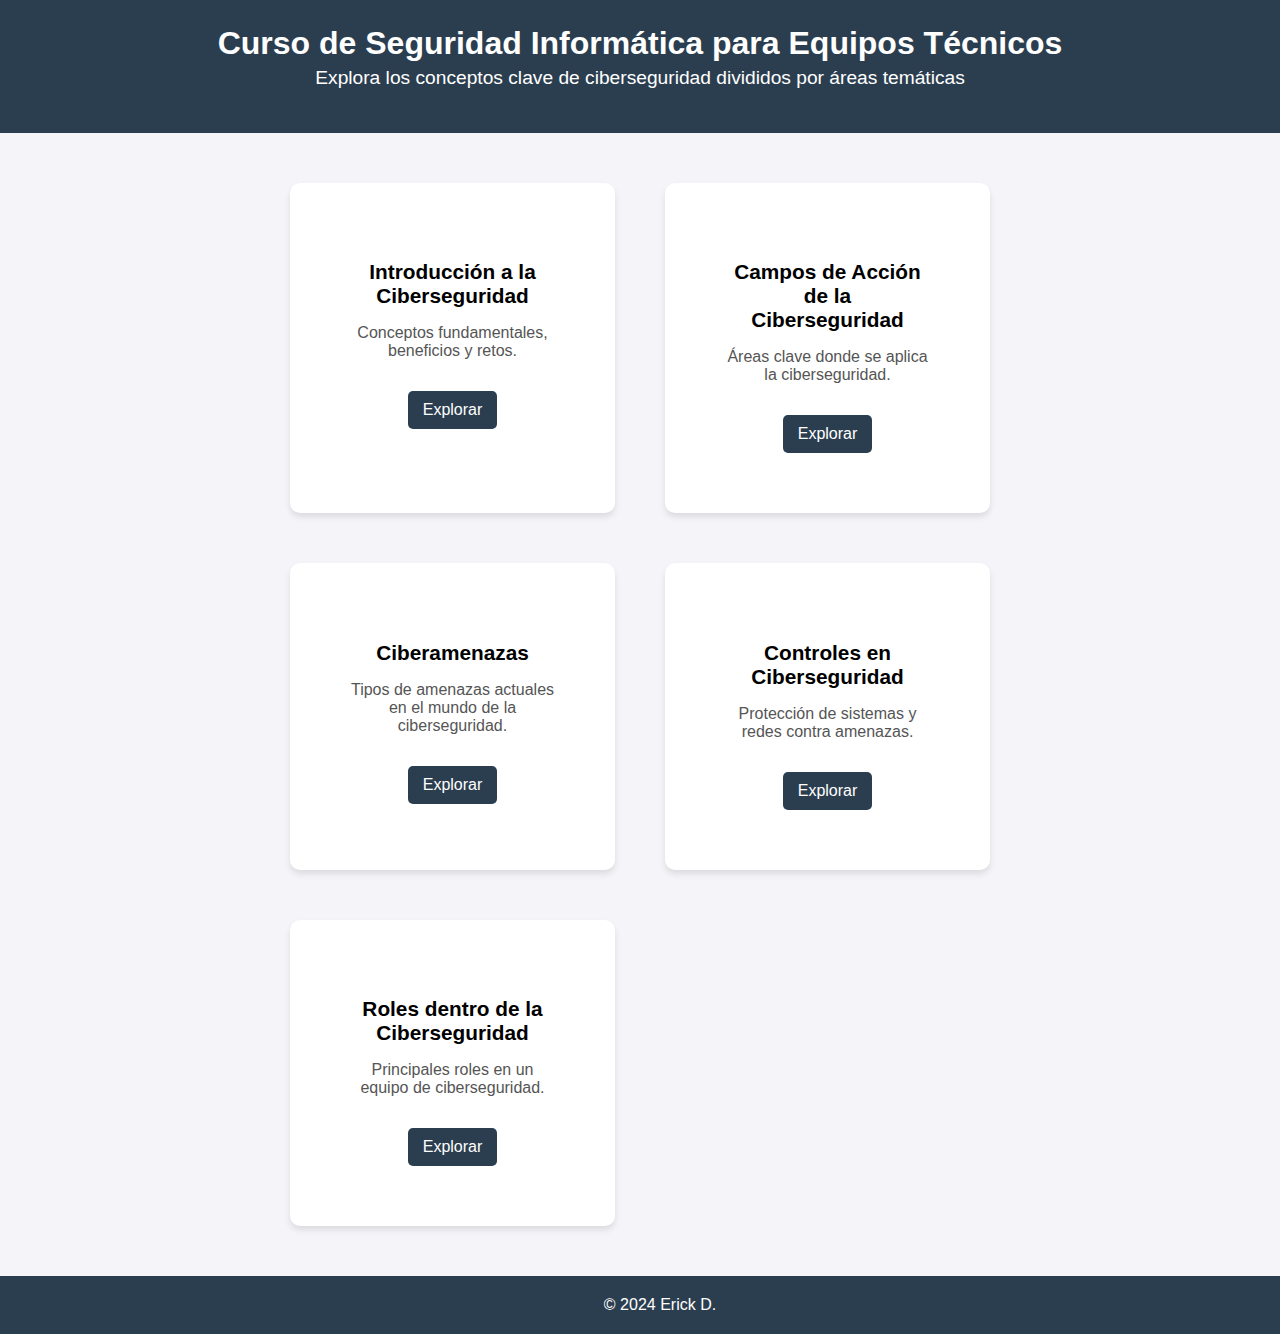
<file: index.html>
<!DOCTYPE html>
<html lang="es">
<head>
    <meta charset="UTF-8">
    <meta name="viewport" content="width=device-width, initial-scale=1.0">
    <title>Dashboard de Ciberseguridad</title>
    <link rel="stylesheet" href="styles.css">
</head>
<body>

    <!-- Encabezado Principal -->
    <header>
        <h1>Curso de Seguridad Informática para Equipos Técnicos</h1>
        <p>Explora los conceptos clave de ciberseguridad divididos por áreas temáticas</p>
    </header>

    <!-- Contenedor Principal del Dashboard -->
    <div class="dashboard-container">

        <!-- Tarjeta de Introducción a la Ciberseguridad -->
        <div class="card">
            <h2>Introducción a la Ciberseguridad</h2>
            <p>Conceptos fundamentales, beneficios y retos.</p>
            <a href="intro/index.html" class="btn">Explorar</a>
        </div>

        <!-- Tarjeta de Campos de Acción de la Ciberseguridad -->
        <div class="card">
            <h2>Campos de Acción de la Ciberseguridad</h2>
            <p>Áreas clave donde se aplica la ciberseguridad.</p>
            <a href="campos/index.html" class="btn">Explorar</a>
        </div>

        <!-- Tarjeta de Ciberamenazas -->
        <div class="card">
            <h2>Ciberamenazas</h2>
            <p>Tipos de amenazas actuales en el mundo de la ciberseguridad.</p>
            <a href="ciberamenazas/index.html" class="btn">Explorar</a>
        </div>

        <!-- Tarjeta de Controles en Ciberseguridad -->
        <div class="card">
            <h2>Controles en Ciberseguridad</h2>
            <p>Protección de sistemas y redes contra amenazas.</p>
            <a href="controles/index.html" class="btn">Explorar</a>
        </div>

        <!-- Tarjeta de Roles en Ciberseguridad -->
        <div class="card">
            <h2>Roles dentro de la Ciberseguridad</h2>
            <p>Principales roles en un equipo de ciberseguridad.</p>
            <a href="roles/index.html" class="btn">Explorar</a>
        </div>
       
    </div>

    <!-- JavaScript para la Interactividad -->
    <script src="script.js"></script>

    <!-- Footer -->
<footer>
    <p>&copy; 2024 Erick D.</p>
</footer>


</body>
</html>
</file>
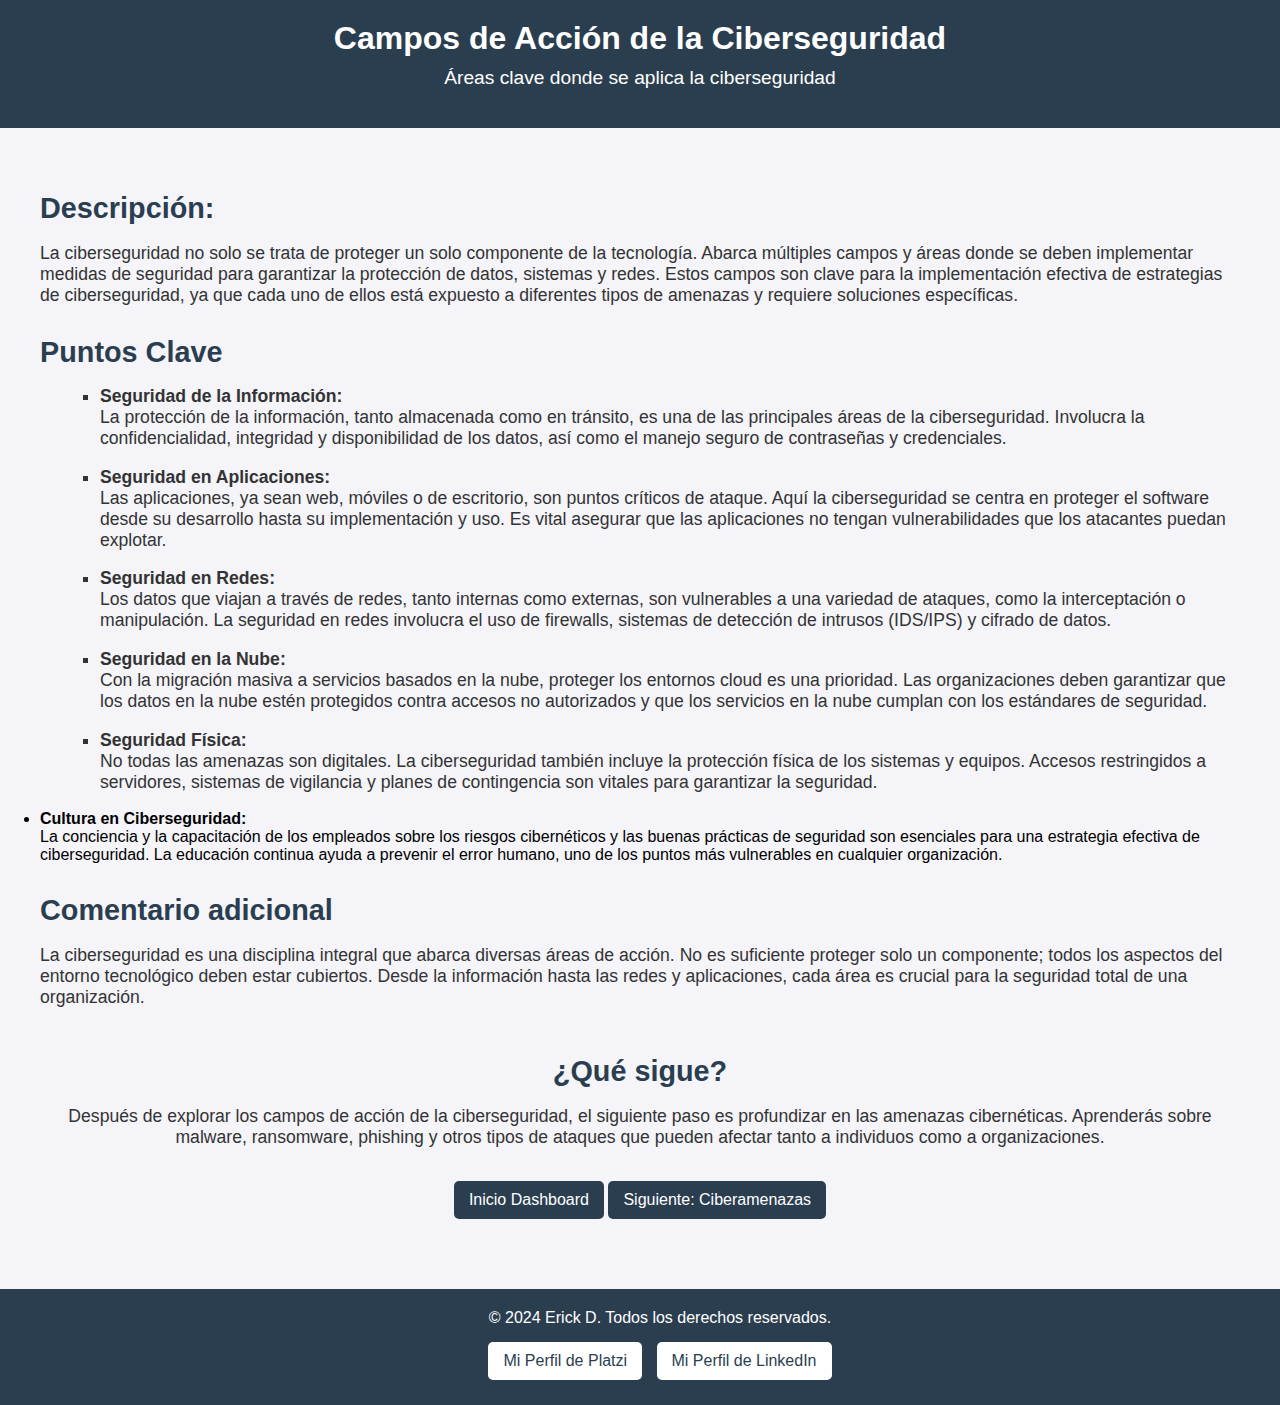
<file: campos/index.html>
<!DOCTYPE html>
<html lang="es">
<head>
    <meta charset="UTF-8">
    <meta name="viewport" content="width=device-width, initial-scale=1.0">
    <title>Campos de Acción de la Ciberseguridad</title>
    <link rel="stylesheet" href="styles.css">
</head>
<body>

    <!-- Encabezado del Tema -->
    <header class="topic-header">
        <h1>Campos de Acción de la Ciberseguridad</h1>
        <p>Áreas clave donde se aplica la ciberseguridad</p>
    </header>

    <!-- Contenedor Principal -->
    <div class="content-container">
        
        <!-- Sección de Resumen -->
        <section class="topic-section">
            <h2>Descripción:</h2>
            <p>La ciberseguridad no solo se trata de proteger un solo componente de la tecnología. Abarca múltiples campos y áreas donde se deben implementar medidas de seguridad para garantizar la protección de datos, sistemas y redes. Estos campos son clave para la implementación efectiva de estrategias de ciberseguridad, ya que cada uno de ellos está expuesto a diferentes tipos de amenazas y requiere soluciones específicas.</p>
        </section>

        <!-- Sección de Puntos Clave (Lista) -->
        <section class="topic-section">
            <h2>Puntos Clave</h2>
            <ul>
                <li><b>Seguridad de la Información:</b> 
                    <br> La protección de la información, tanto almacenada como en tránsito, es una de las principales áreas de la ciberseguridad. Involucra la confidencialidad, integridad y disponibilidad de los datos, así como el manejo seguro de contraseñas y credenciales.</li>
            </ul>

            <ul>
                <li><b>Seguridad en Aplicaciones:</b> 
                    <br> Las aplicaciones, ya sean web, móviles o de escritorio, son puntos críticos de ataque. Aquí la ciberseguridad se centra en proteger el software desde su desarrollo hasta su implementación y uso. Es vital asegurar que las aplicaciones no tengan vulnerabilidades que los atacantes puedan explotar.
            </ul>

            <ul>
                <li><b>Seguridad en Redes:</b> 
                    <br> Los datos que viajan a través de redes, tanto internas como externas, son vulnerables a una variedad de ataques, como la interceptación o manipulación. La seguridad en redes involucra el uso de firewalls, sistemas de detección de intrusos (IDS/IPS) y cifrado de datos.
                </li>
            </ul>

            <ul>
                <li><b>Seguridad en la Nube:</b> 
                    <br>Con la migración masiva a servicios basados en la nube, proteger los entornos cloud es una prioridad. Las organizaciones deben garantizar que los datos en la nube estén protegidos contra accesos no autorizados y que los servicios en la nube cumplan con los estándares de seguridad.
                </li>
            </ul>

            <ul>
                <li><b>Seguridad Física:</b> 
                    <br>No todas las amenazas son digitales. La ciberseguridad también incluye la protección física de los sistemas y equipos. Accesos restringidos a servidores, sistemas de vigilancia y planes de contingencia son vitales para garantizar la seguridad.
                </li>
            </ul>

            <ul></ul>
                <li><b>Cultura en Ciberseguridad:</b> 
                    <br>La conciencia y la capacitación de los empleados sobre los riesgos cibernéticos y las buenas prácticas de seguridad son esenciales para una estrategia efectiva de ciberseguridad. La educación continua ayuda a prevenir el error humano, uno de los puntos más vulnerables en cualquier organización.
                </li>
            </ul>
        </section>

        
        <!-- Sección de Recursos Dinámicos -->
        <section class="topic-section">
            <h2>Comentario adicional</h2>
            <p>La ciberseguridad es una disciplina integral que abarca diversas áreas de acción. No es suficiente proteger solo un componente; todos los aspectos del entorno tecnológico deben estar cubiertos. Desde la información hasta las redes y aplicaciones, cada área es crucial para la seguridad total de una organización.</p>
            <div class="media-grid">
                
            </div>
        </section>

        <!-- Sección de Siguientes Pasos -->
        <section class="topic-section next-steps">
            <h2>¿Qué sigue?</h2>
            <p>Después de explorar los campos de acción de la ciberseguridad, el siguiente paso es profundizar en las amenazas cibernéticas. Aprenderás sobre malware, ransomware, phishing y otros tipos de ataques que pueden afectar tanto a individuos como a organizaciones.</p>
            <a href="../index.html" class="btn">Inicio Dashboard</a>
            <a href="../ciberamenazas/index.html" class="btn">Siguiente: Ciberamenazas</a>
        </section>

    </div>

    <!-- Footer -->
    <footer>
        <p>&copy; 2024 Erick D. Todos los derechos reservados.</p>
        <div class="social-links">
            <a href="https://platzi.com/p/eriickbiersack2/" target="_blank" class="btn-footer">Mi Perfil de Platzi</a>
            <a href="https://www.linkedin.com/in/erick-dominguez-4296411a9/" target="_blank" class="btn-footer">Mi Perfil de LinkedIn</a>
        </div>
    </footer>

</body>
</html>
</file>
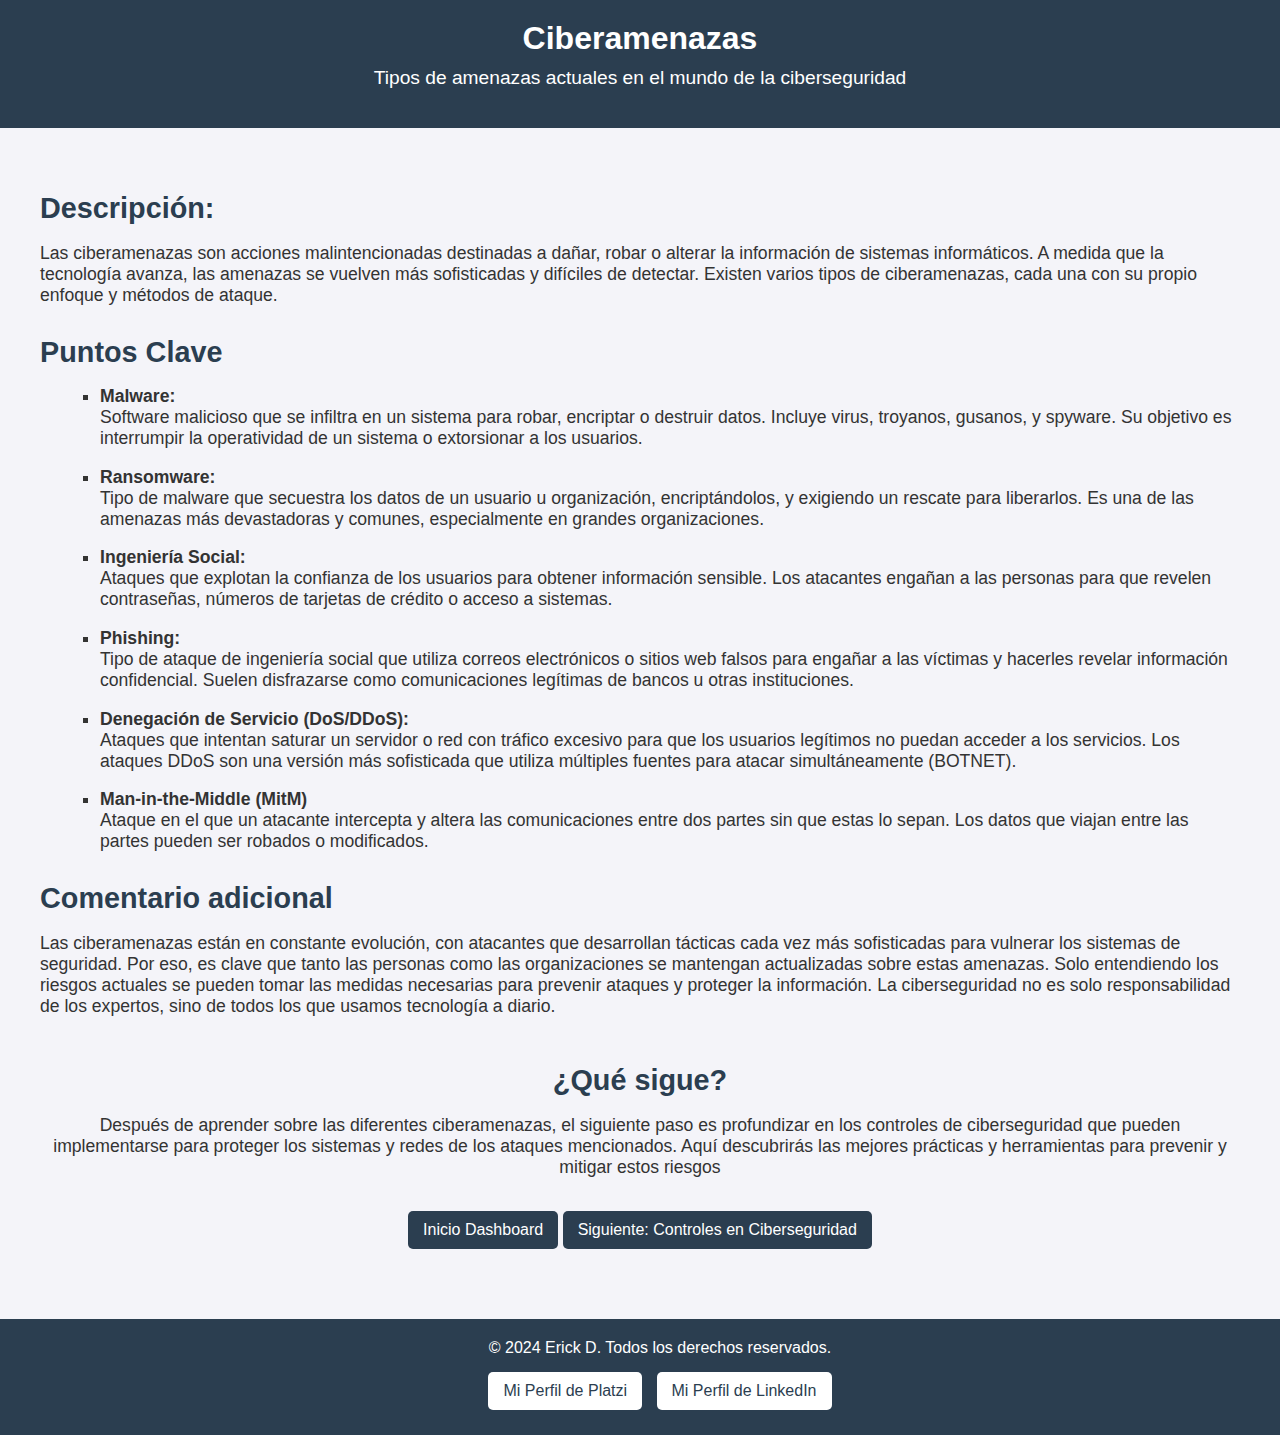
<file: ciberamenazas/index.html>
<!DOCTYPE html>
<html lang="es">
<head>
    <meta charset="UTF-8">
    <meta name="viewport" content="width=device-width, initial-scale=1.0">
    <title>Ciberamenazas</title>
    <link rel="stylesheet" href="styles.css">
</head>
<body>

    <!-- Encabezado del Tema -->
    <header class="topic-header">
        <h1>Ciberamenazas</h1>
        <p>Tipos de amenazas actuales en el mundo de la ciberseguridad</p>
    </header>

    <!-- Contenedor Principal -->
    <div class="content-container">
        
        <!-- Sección de Resumen -->
        <section class="topic-section">
            <h2>Descripción:</h2>
            <p>Las ciberamenazas son acciones malintencionadas destinadas a dañar, robar o alterar la información de sistemas informáticos. A medida que la tecnología avanza, las amenazas se vuelven más sofisticadas y difíciles de detectar. Existen varios tipos de ciberamenazas, cada una con su propio enfoque y métodos de ataque.</p>
        </section>

        <!-- Sección de Puntos Clave (Lista) -->
        <section class="topic-section">
            <h2>Puntos Clave</h2>
            <ul>
                <li><b>Malware:</b> 
                    <br> Software malicioso que se infiltra en un sistema para robar, encriptar o destruir datos. Incluye virus, troyanos, gusanos, y spyware. Su objetivo es interrumpir la operatividad de un sistema o extorsionar a los usuarios.</li>
            </ul>

            <ul>
                <li><b>Ransomware:</b> 
                    <br> Tipo de malware que secuestra los datos de un usuario u organización, encriptándolos, y exigiendo un rescate para liberarlos. Es una de las amenazas más devastadoras y comunes, especialmente en grandes organizaciones.
            </ul>

            <ul>
                <li><b>Ingeniería Social:</b> 
                    <br> Ataques que explotan la confianza de los usuarios para obtener información sensible. Los atacantes engañan a las personas para que revelen contraseñas, números de tarjetas de crédito o acceso a sistemas.
                </li>
            </ul>

            <ul>
                <li><b>Phishing:</b> 
                    <br>Tipo de ataque de ingeniería social que utiliza correos electrónicos o sitios web falsos para engañar a las víctimas y hacerles revelar información confidencial. Suelen disfrazarse como comunicaciones legítimas de bancos u otras instituciones.
                </li>
            </ul>

            <ul>
                <li><b>Denegación de Servicio (DoS/DDoS):</b> 
                    <br>Ataques que intentan saturar un servidor o red con tráfico excesivo para que los usuarios legítimos no puedan acceder a los servicios. Los ataques DDoS son una versión más sofisticada que utiliza múltiples fuentes para atacar simultáneamente (BOTNET). 
                </li>
            </ul>

            <ul>
                <li><b>Man-in-the-Middle (MitM)</b> 
                    <br>Ataque en el que un atacante intercepta y altera las comunicaciones entre dos partes sin que estas lo sepan. Los datos que viajan entre las partes pueden ser robados o modificados.
                </li>
            </ul>
        </section>

        
        <!-- Sección de Recursos Dinámicos -->
        <section class="topic-section">
            <h2>Comentario adicional</h2>
            <p>Las ciberamenazas están en constante evolución, con atacantes que desarrollan tácticas cada vez más sofisticadas para vulnerar los sistemas de seguridad. Por eso, es clave que tanto las personas como las organizaciones se mantengan actualizadas sobre estas amenazas. Solo entendiendo los riesgos actuales se pueden tomar las medidas necesarias para prevenir ataques y proteger la información. La ciberseguridad no es solo responsabilidad de los expertos, sino de todos los que usamos tecnología a diario.</p>
            <div class="media-grid">
                
            </div>
        </section>

        <!-- Sección de Siguientes Pasos -->
        <section class="topic-section next-steps">
            <h2>¿Qué sigue?</h2>
            <p>Después de aprender sobre las diferentes ciberamenazas, el siguiente paso es profundizar en los controles de ciberseguridad que pueden implementarse para proteger los sistemas y redes de los ataques mencionados. Aquí descubrirás las mejores prácticas y herramientas para prevenir y mitigar estos riesgos</p>
            <a href="../index.html" class="btn">Inicio Dashboard</a>
            <a href="../controles/index.html" class="btn">Siguiente: Controles en Ciberseguridad</a>
        </section>

    </div>

    <!-- Footer -->
    <footer>
        <p>&copy; 2024 Erick D. Todos los derechos reservados.</p>
        <div class="social-links">
            <a href="https://platzi.com/p/eriickbiersack2/" target="_blank" class="btn-footer">Mi Perfil de Platzi</a>
            <a href="https://www.linkedin.com/in/erick-dominguez-4296411a9/" target="_blank" class="btn-footer">Mi Perfil de LinkedIn</a>
        </div>
    </footer>

</body>
</html>
</file>
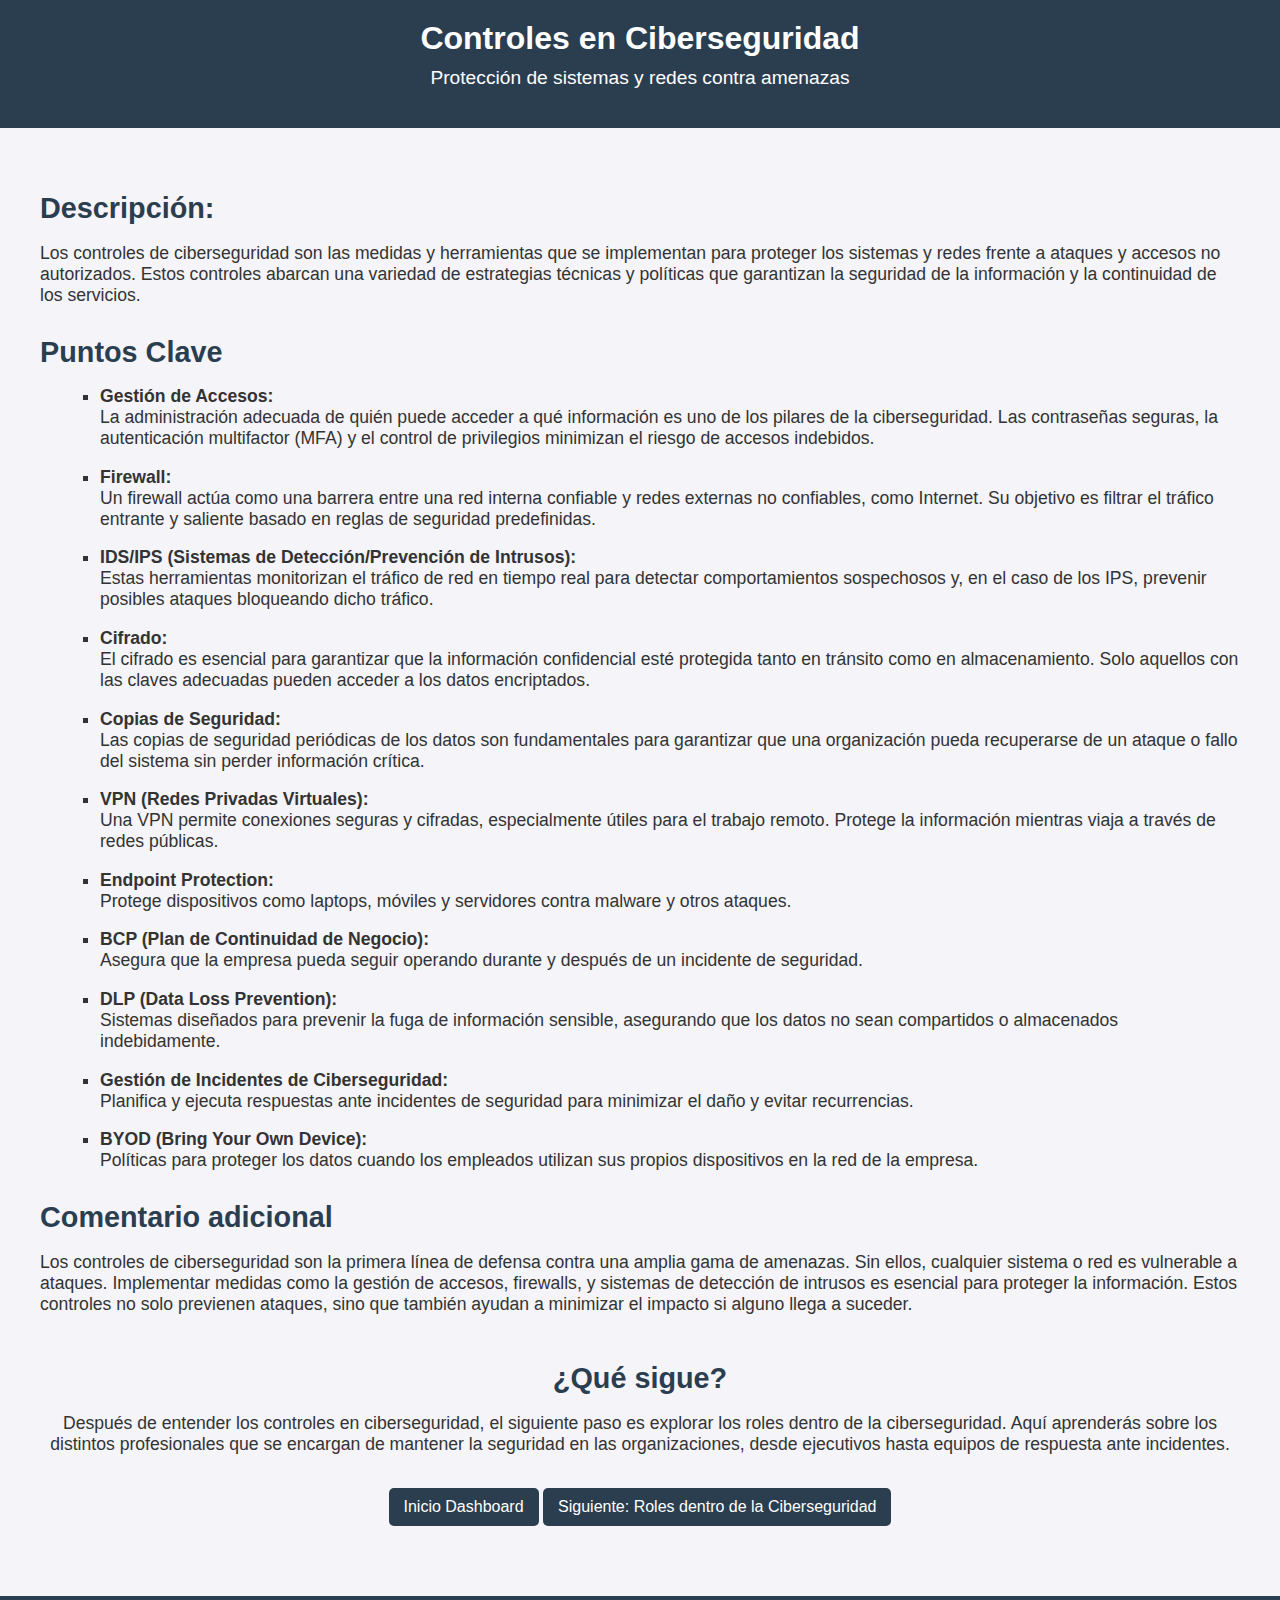
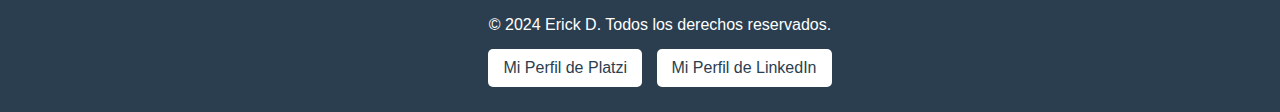
<file: controles/index.html>
<!DOCTYPE html>
<html lang="es">
<head>
    <meta charset="UTF-8">
    <meta name="viewport" content="width=device-width, initial-scale=1.0">
    <title>Controles en Ciberseguridad</title>
    <link rel="stylesheet" href="styles.css">
</head>
<body>

    <!-- Encabezado del Tema -->
    <header class="topic-header">
        <h1>Controles en Ciberseguridad</h1>
        <p>Protección de sistemas y redes contra amenazas</p>
    </header>

    <!-- Contenedor Principal -->
    <div class="content-container">
        
        <!-- Sección de Resumen -->
        <section class="topic-section">
            <h2>Descripción:</h2>
            <p>Los controles de ciberseguridad son las medidas y herramientas que se implementan para proteger los sistemas y redes frente a ataques y accesos no autorizados. Estos controles abarcan una variedad de estrategias técnicas y políticas que garantizan la seguridad de la información y la continuidad de los servicios.</p>
        </section>

        <!-- Sección de Puntos Clave (Lista) -->
        <section class="topic-section">
            <h2>Puntos Clave</h2>
            <ul>
                <li><b>Gestión de Accesos:</b> 
                    <br> La administración adecuada de quién puede acceder a qué información es uno de los pilares de la ciberseguridad. Las contraseñas seguras, la autenticación multifactor (MFA) y el control de privilegios minimizan el riesgo de accesos indebidos.
            </ul>

            <ul>
                <li><b>Firewall:</b> 
                    <br> Un firewall actúa como una barrera entre una red interna confiable y redes externas no confiables, como Internet. Su objetivo es filtrar el tráfico entrante y saliente basado en reglas de seguridad predefinidas.
            </ul>

            <ul>
                <li><b>IDS/IPS (Sistemas de Detección/Prevención de Intrusos):</b> 
                    <br> Estas herramientas monitorizan el tráfico de red en tiempo real para detectar comportamientos sospechosos y, en el caso de los IPS, prevenir posibles ataques bloqueando dicho tráfico.
                </li>
            </ul>

            <ul>
                <li><b>Cifrado:</b> 
                    <br>El cifrado es esencial para garantizar que la información confidencial esté protegida tanto en tránsito como en almacenamiento. Solo aquellos con las claves adecuadas pueden acceder a los datos encriptados.
                </li>
            </ul>

            <ul>
                <li><b>Copias de Seguridad:</b> 
                    <br>Las copias de seguridad periódicas de los datos son fundamentales para garantizar que una organización pueda recuperarse de un ataque o fallo del sistema sin perder información crítica.
                </li>
            </ul>

            <ul>
                <li><b>VPN (Redes Privadas Virtuales):</b> 
                    <br>Una VPN permite conexiones seguras y cifradas, especialmente útiles para el trabajo remoto. Protege la información mientras viaja a través de redes públicas.
                </li>
            </ul>

            <ul>
                <li><b>Endpoint Protection:</b> 
                    <br>Protege dispositivos como laptops, móviles y servidores contra malware y otros ataques.
                </li>
            </ul>

            <ul>
                <li><b>BCP (Plan de Continuidad de Negocio):</b> 
                    <br>Asegura que la empresa pueda seguir operando durante y después de un incidente de seguridad.
                </li>
            </ul>

            <ul>
                <li><b>DLP (Data Loss Prevention):</b> 
                    <br>Sistemas diseñados para prevenir la fuga de información sensible, asegurando que los datos no sean compartidos o almacenados indebidamente.
                </li>
            </ul>

            <ul>
                <li><b>Gestión de Incidentes de Ciberseguridad:</b> 
                    <br>Planifica y ejecuta respuestas ante incidentes de seguridad para minimizar el daño y evitar recurrencias.
                </li>
            </ul>

            <ul>
                <li><b>BYOD (Bring Your Own Device):</b> 
                    <br>Políticas para proteger los datos cuando los empleados utilizan sus propios dispositivos en la red de la empresa.
                </li>
            </ul>
        </section>

        
        <!-- Sección de Recursos Dinámicos -->
        <section class="topic-section">
            <h2>Comentario adicional</h2>
            <p>Los controles de ciberseguridad son la primera línea de defensa contra una amplia gama de amenazas. Sin ellos, cualquier sistema o red es vulnerable a ataques. Implementar medidas como la gestión de accesos, firewalls, y sistemas de detección de intrusos es esencial para proteger la información. Estos controles no solo previenen ataques, sino que también ayudan a minimizar el impacto si alguno llega a suceder.</p>
            <div class="media-grid">
                
            </div>
        </section>

        <!-- Sección de Siguientes Pasos -->
        <section class="topic-section next-steps">
            <h2>¿Qué sigue?</h2>
            <p>Después de entender los controles en ciberseguridad, el siguiente paso es explorar los roles dentro de la ciberseguridad. Aquí aprenderás sobre los distintos profesionales que se encargan de mantener la seguridad en las organizaciones, desde ejecutivos hasta equipos de respuesta ante incidentes.</p>
            <a href="../index.html" class="btn">Inicio Dashboard</a>
            <a href="../roles/index.html" class="btn">Siguiente: Roles dentro de la Ciberseguridad</a>
        </section>

    </div>

    <!-- Footer -->
    <footer>
        <p>&copy; 2024 Erick D. Todos los derechos reservados.</p>
        <div class="social-links">
            <a href="https://platzi.com/p/eriickbiersack2/" target="_blank" class="btn-footer">Mi Perfil de Platzi</a>
            <a href="https://www.linkedin.com/in/erick-dominguez-4296411a9/" target="_blank" class="btn-footer">Mi Perfil de LinkedIn</a>
        </div>
    </footer>

</body>
</html>
</file>
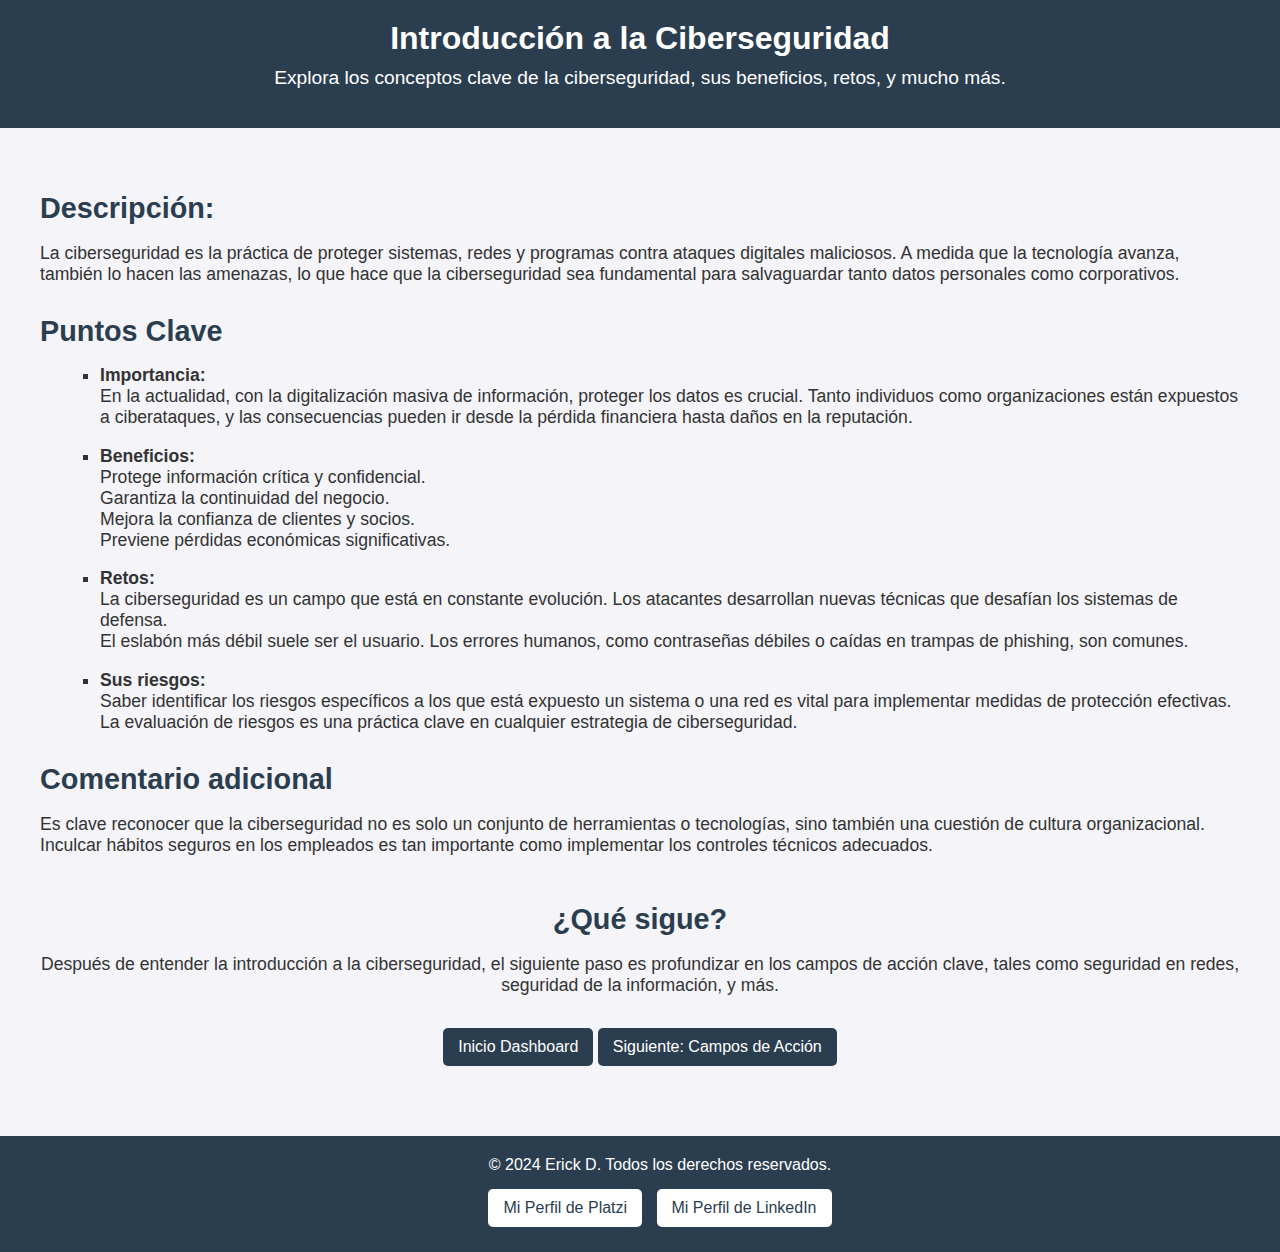
<file: intro/index.html>
<!DOCTYPE html>
<html lang="es">
<head>
    <meta charset="UTF-8">
    <meta name="viewport" content="width=device-width, initial-scale=1.0">
    <title>Introducción a la Ciberseguridad</title>
    <link rel="stylesheet" href="styles.css">
</head>
<body>

    <!-- Encabezado del Tema -->
    <header class="topic-header">
        <h1>Introducción a la Ciberseguridad</h1>
        <p>Explora los conceptos clave de la ciberseguridad, sus beneficios, retos, y mucho más.</p>
    </header>

    <!-- Contenedor Principal -->
    <div class="content-container">
        
        <!-- Sección de Resumen -->
        <section class="topic-section">
            <h2>Descripción:</h2>
            <p>La ciberseguridad es la práctica de proteger sistemas, redes y programas contra ataques digitales maliciosos. A medida que la tecnología avanza, también lo hacen las amenazas, lo que hace que la ciberseguridad sea fundamental para salvaguardar tanto datos personales como corporativos.</p>
        </section>

        <!-- Sección de Puntos Clave (Lista) -->
        <section class="topic-section">
            <h2>Puntos Clave</h2>
            <ul>
                <li><b>Importancia:</b> <br> En la actualidad, con la digitalización masiva de información, proteger los datos es crucial. Tanto individuos como organizaciones están expuestos a ciberataques, y las consecuencias pueden ir desde la pérdida financiera hasta daños en la reputación.</li>
            </ul>

            <ul>
                <li><b>Beneficios:</b> 
                    <br> Protege información crítica y confidencial. 
                    <br>Garantiza la continuidad del negocio.
                    <br>Mejora la confianza de clientes y socios.
                    <br>Previene pérdidas económicas significativas.</li>
            </ul>

            <ul>
                <li><b>Retos:</b> 
                    <br>La ciberseguridad es un campo que está en constante evolución. Los atacantes desarrollan nuevas técnicas que desafían los sistemas de defensa.
                    <br>El eslabón más débil suele ser el usuario. Los errores humanos, como contraseñas débiles o caídas en trampas de phishing, son comunes.
                </li>
            </ul>

            <ul>
                <li><b>Sus riesgos:</b> 
                    <br>Saber identificar los riesgos específicos a los que está expuesto un sistema o una red es vital para implementar medidas de protección efectivas. La evaluación de riesgos es una práctica clave en cualquier estrategia de ciberseguridad.
                </li>
            </ul>
        </section>

        
        <!-- Sección de Recursos Dinámicos -->
        <section class="topic-section">
            <h2>Comentario adicional</h2>
            <p>Es clave reconocer que la ciberseguridad no es solo un conjunto de herramientas o tecnologías, sino también una cuestión de cultura organizacional. Inculcar hábitos seguros en los empleados es tan importante como implementar los controles técnicos adecuados.</p>
            <div class="media-grid">
                
            </div>
        </section>

        <!-- Sección de Siguientes Pasos -->
        <section class="topic-section next-steps">
            <h2>¿Qué sigue?</h2>
            <p>Después de entender la introducción a la ciberseguridad, el siguiente paso es profundizar en los campos de acción clave, tales como seguridad en redes, seguridad de la información, y más.</p>
            <a href="../index.html" class="btn">Inicio Dashboard</a>
            <a href="../campos/index.html" class="btn">Siguiente: Campos de Acción</a>
        </section>

    </div>

    <!-- Footer -->
    <footer>
        <p>&copy; 2024 Erick D. Todos los derechos reservados.</p>
        <div class="social-links">
            <a href="https://platzi.com/p/eriickbiersack2/" target="_blank" class="btn-footer">Mi Perfil de Platzi</a>
            <a href="https://www.linkedin.com/in/erick-dominguez-4296411a9/" target="_blank" class="btn-footer">Mi Perfil de LinkedIn</a>
        </div>
    </footer>

</body>
</html>
</file>
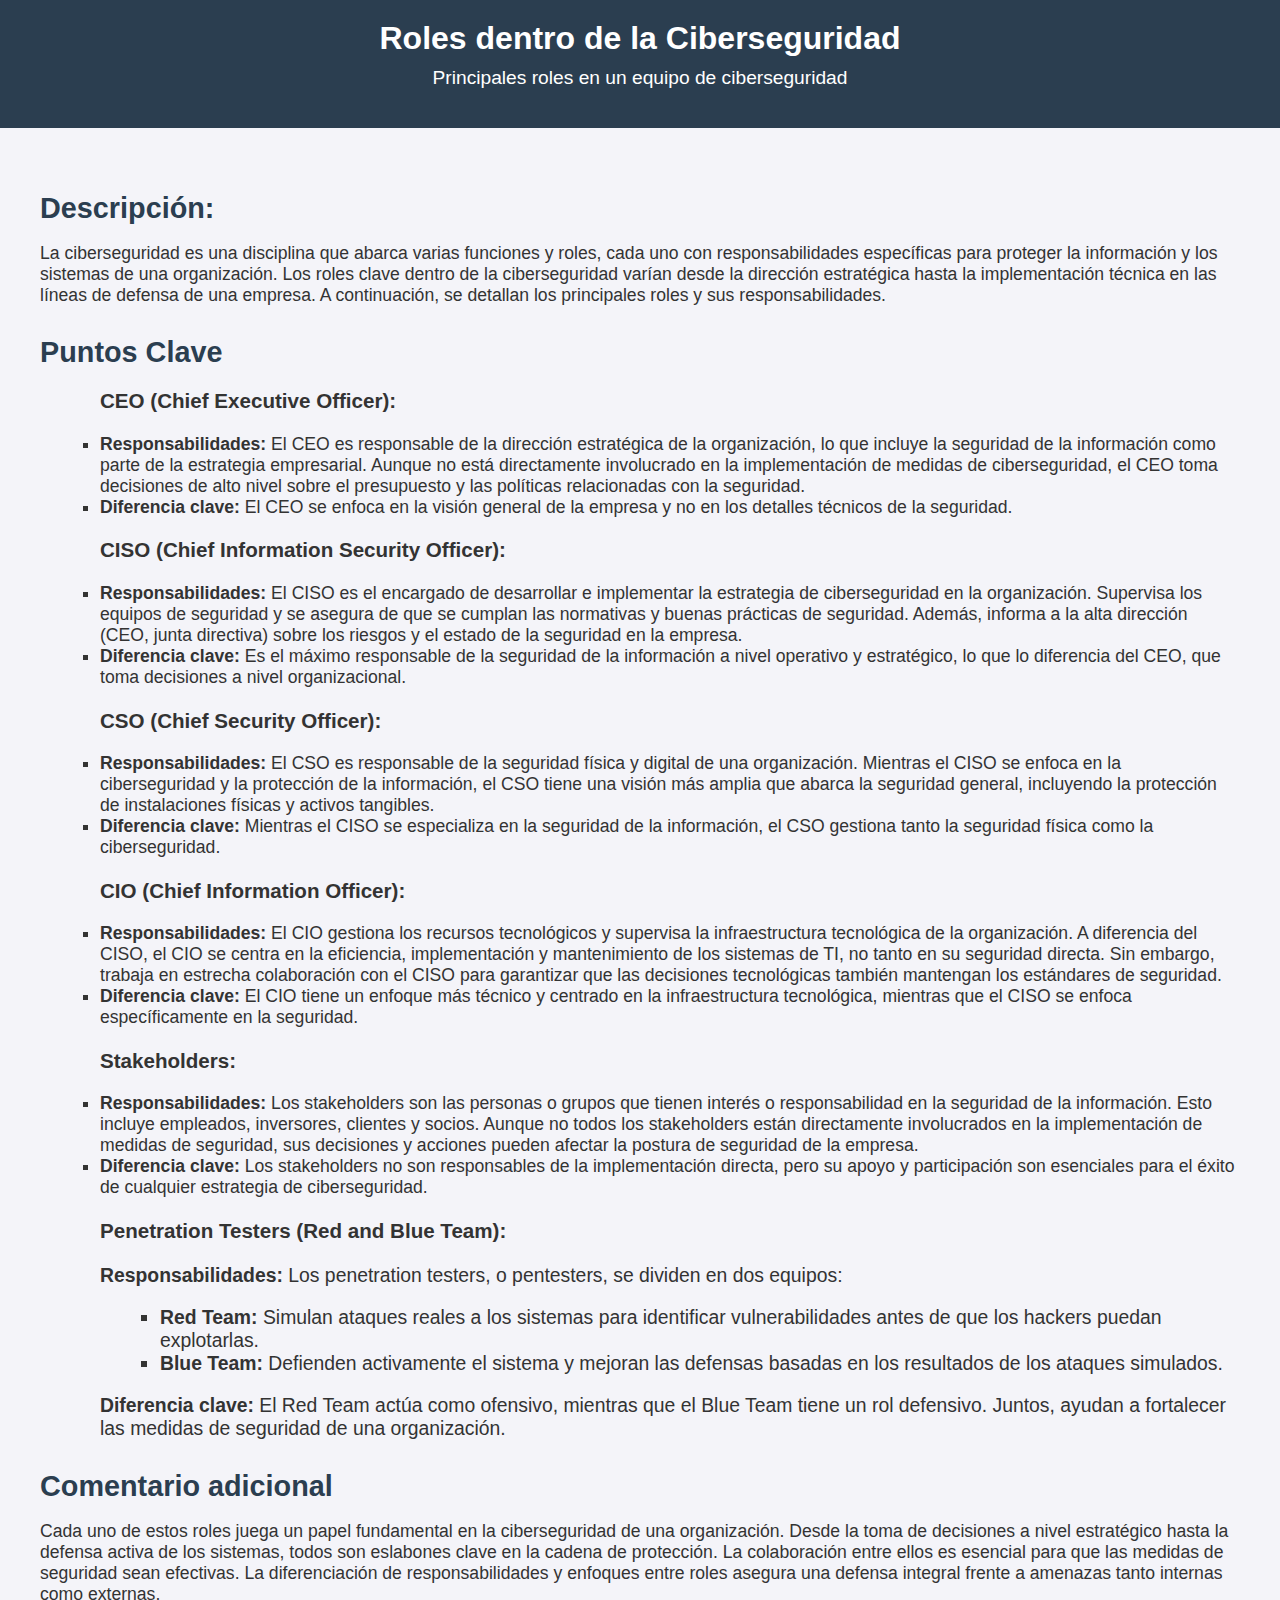
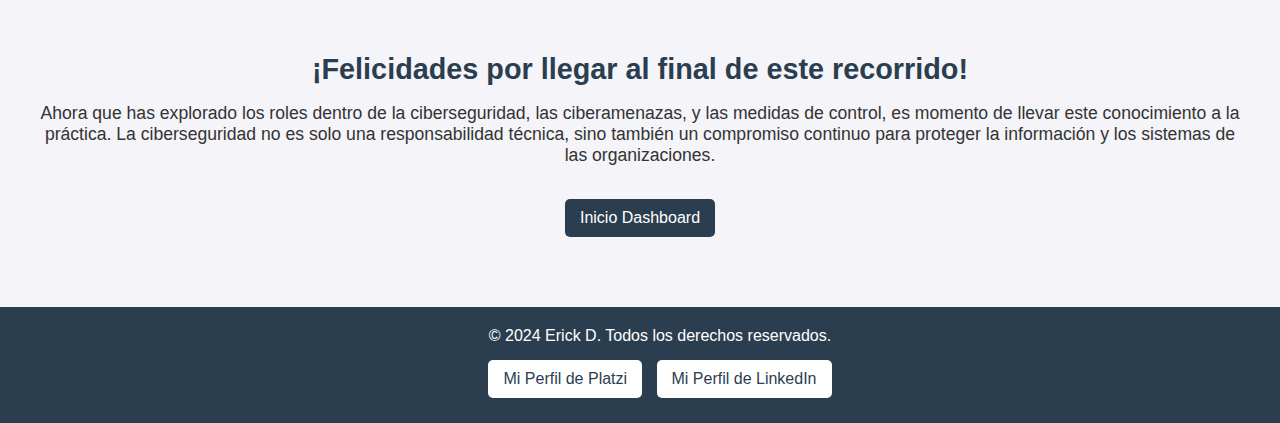
<file: roles/index.html>
<!DOCTYPE html>
<html lang="es">
<head>
    <meta charset="UTF-8">
    <meta name="viewport" content="width=device-width, initial-scale=1.0">
    <title>Roles dentro de la Ciberseguridad</title>
    <link rel="stylesheet" href="styles.css">
</head>
<body>

    <!-- Encabezado del Tema -->
    <header class="topic-header">
        <h1>Roles dentro de la Ciberseguridad</h1>
        <p>Principales roles en un equipo de ciberseguridad</p>
    </header>

    <!-- Contenedor Principal -->
    <div class="content-container">
        
        <!-- Sección de Resumen -->
        <section class="topic-section">
            <h2>Descripción:</h2>
            <p>La ciberseguridad es una disciplina que abarca varias funciones y roles, cada uno con responsabilidades específicas para proteger la información y los sistemas de una organización. Los roles clave dentro de la ciberseguridad varían desde la dirección estratégica hasta la implementación técnica en las líneas de defensa de una empresa. A continuación, se detallan los principales roles y sus responsabilidades.</p>
        </section>

        <!-- Sección de Puntos Clave (Lista) -->
        <section class="topic-section">
            <h2>Puntos Clave</h2>
            <ul>
                <h3>CEO (Chief Executive Officer):</h3>
                <li> <b>Responsabilidades:</b> El CEO es responsable de la dirección estratégica de la organización, lo que incluye la seguridad de la información como parte de la estrategia empresarial. Aunque no está directamente involucrado en la implementación de medidas de ciberseguridad, el CEO toma decisiones de alto nivel sobre el presupuesto y las políticas relacionadas con la seguridad.
                <li> <b>Diferencia clave:</b> El CEO se enfoca en la visión general de la empresa y no en los detalles técnicos de la seguridad.
            </ul>

            <ul>
                <h3>CISO (Chief Information Security Officer):</h3>
                <li> <b>Responsabilidades:</b> El CISO es el encargado de desarrollar e implementar la estrategia de ciberseguridad en la organización. Supervisa los equipos de seguridad y se asegura de que se cumplan las normativas y buenas prácticas de seguridad. Además, informa a la alta dirección (CEO, junta directiva) sobre los riesgos y el estado de la seguridad en la empresa.
                <li> <b>Diferencia clave:</b> Es el máximo responsable de la seguridad de la información a nivel operativo y estratégico, lo que lo diferencia del CEO, que toma decisiones a nivel organizacional.
            </ul>

            <ul>
                <h3>CSO (Chief Security Officer):</h3>
                <li> <b>Responsabilidades:</b> El CSO es responsable de la seguridad física y digital de una organización. Mientras el CISO se enfoca en la ciberseguridad y la protección de la información, el CSO tiene una visión más amplia que abarca la seguridad general, incluyendo la protección de instalaciones físicas y activos tangibles.
                <li> <b>Diferencia clave:</b> Mientras el CISO se especializa en la seguridad de la información, el CSO gestiona tanto la seguridad física como la ciberseguridad.
            </ul>

            <ul>
                <h3>CIO (Chief Information Officer):</h3>
                <li> <b>Responsabilidades:</b> El CIO gestiona los recursos tecnológicos y supervisa la infraestructura tecnológica de la organización. A diferencia del CISO, el CIO se centra en la eficiencia, implementación y mantenimiento de los sistemas de TI, no tanto en su seguridad directa. Sin embargo, trabaja en estrecha colaboración con el CISO para garantizar que las decisiones tecnológicas también mantengan los estándares de seguridad.
                <li> <b>Diferencia clave:</b> El CIO tiene un enfoque más técnico y centrado en la infraestructura tecnológica, mientras que el CISO se enfoca específicamente en la seguridad.
            </ul>
            
            <ul>
                <h3>Stakeholders:</h3>
                <li> <b>Responsabilidades:</b> Los stakeholders son las personas o grupos que tienen interés o responsabilidad en la seguridad de la información. Esto incluye empleados, inversores, clientes y socios. Aunque no todos los stakeholders están directamente involucrados en la implementación de medidas de seguridad, sus decisiones y acciones pueden afectar la postura de seguridad de la empresa.
                <li> <b>Diferencia clave:</b> Los stakeholders no son responsables de la implementación directa, pero su apoyo y participación son esenciales para el éxito de cualquier estrategia de ciberseguridad.
            </ul>

            <ul>
                <h3>Penetration Testers (Red and Blue Team):</h3>
                <p><strong>Responsabilidades:</strong> Los penetration testers, o pentesters, se dividen en dos equipos:</p>
            <ul>
                <li><strong>Red Team:</strong> Simulan ataques reales a los sistemas para identificar vulnerabilidades antes de que los hackers puedan explotarlas.</li>
                <li><strong>Blue Team:</strong> Defienden activamente el sistema y mejoran las defensas basadas en los resultados de los ataques simulados.</li>
            </ul>
                <p><strong>Diferencia clave:</strong> El Red Team actúa como ofensivo, mientras que el Blue Team tiene un rol defensivo. Juntos, ayudan a fortalecer las medidas de seguridad de una organización.</p>
            </ul>

        </section>

        
        <!-- Sección de Recursos Dinámicos -->
        <section class="topic-section">
            <h2>Comentario adicional</h2>
            <p>Cada uno de estos roles juega un papel fundamental en la ciberseguridad de una organización. Desde la toma de decisiones a nivel estratégico hasta la defensa activa de los sistemas, todos son eslabones clave en la cadena de protección. La colaboración entre ellos es esencial para que las medidas de seguridad sean efectivas. La diferenciación de responsabilidades y enfoques entre roles asegura una defensa integral frente a amenazas tanto internas como externas.</p>
            <div class="media-grid">
                
            </div>
        </section>

        <!-- Sección de Siguientes Pasos -->
        <section class="topic-section next-steps">
            <h2>¡Felicidades por llegar al final de este recorrido! </h2>
            <p>Ahora que has explorado los roles dentro de la ciberseguridad, las ciberamenazas, y las medidas de control, es momento de llevar este conocimiento a la práctica. La ciberseguridad no es solo una responsabilidad técnica, sino también un compromiso continuo para proteger la información y los sistemas de las organizaciones.</p>
            <a href="../index.html" class="btn">Inicio Dashboard</a>
        </section>

    </div>

    <!-- Footer -->
    <footer>
        <p>&copy; 2024 Erick D. Todos los derechos reservados.</p>
        <div class="social-links">
            <a href="https://platzi.com/p/eriickbiersack2/" target="_blank" class="btn-footer">Mi Perfil de Platzi</a>
            <a href="https://www.linkedin.com/in/erick-dominguez-4296411a9/" target="_blank" class="btn-footer">Mi Perfil de LinkedIn</a>
        </div>
    </footer>

</body>
</html>
</file>
<file: styles.css>
/* Estilos Globales */
body {
    font-family: Arial, sans-serif;
    margin: 0;
    padding: 0;
    background-color: #f4f4f9;
    display: flex;
    flex-direction: column;
    min-height: 100vh;
}

header {
    background-color: #2b3e50;
    color: #ffffff;
    text-align: center;
    padding: 25px;
}

header h1 {
    margin: 0;
    font-size: 2em;
}

header p {
    margin-top: 5px;
    font-size: 1.2em;
}

/* Contenedor del Dashboard */
.dashboard-container {
    display: grid;
    grid-template-columns: repeat(auto-fit, minmax(300px, 1fr)); /* Ajustado para ser responsive */
    gap: 50px;
    padding: 50px;
    max-width: 700px;
    margin: 0 auto;
    flex-grow: 2;
}

/* Estilos para cada tarjeta (card) */
.card {
    background-color: #ffffff;
    border-radius: 10px;
    box-shadow: 0 4px 6px rgba(0, 0, 0, 0.1);
    padding: 
    60px;
    text-align: center;
    transition: transform 0.8s ease-in-out;
}

.card:hover {
    transform: translateY(-35px);
}

.card h2 {
    font-size: 1.3em;
    margin-bottom: 10px;
}

.card p {
    font-size: 1em;
    color: #555555;
}

.card a {
    display: inline-block;
    margin-top: 15px;
    padding: 10px 15px;
    background-color: #2b3e50;
    color: #ffffff;
    text-decoration: none;
    border-radius: 5px;
    transition: all 0.3s ease;
}

.card a:hover {
    background-color: #1a2a3b;
}

/* Responsividad para tablets */
@media screen and (max-width: 768px) {
    .dashboard-container {
        grid-template-columns: 1fr 1fr; /* Dos tarjetas por fila en tablets */
        gap: 15px;
    }

    .card {
        padding: 15px;
    }
}

/* Responsividad para móviles */
@media screen and (max-width: 480px) {
    .dashboard-container {
        grid-template-columns: 1fr; /* Una tarjeta por fila en móviles */
        gap: 15px;
        padding: 10px; /* Reduce el padding del contenedor */
    }

    .card {
        padding: 10px; /* Ajusta el padding de las tarjetas */
        max-width: 100%; /* Asegura que las tarjetas no excedan el ancho de pantalla */
        box-shadow: 0 1px 3px rgba(0, 0, 0, 0.1); /* Reduce el tamaño de la sombra */
    }

    header h1 {
        font-size: 1.8em; /* Tamaño adecuado para títulos */
    }

    header p {
        font-size: 1em; /* Tamaño más pequeño para subtítulos */
    }

    .card h2 {
        font-size: 1.3em; /* Ajuste de tamaño de los títulos de las tarjetas */
    }

    .card p {
        font-size: 0.9em; /* Ajuste del texto en las tarjetas */
    }

    .card a {
        padding: 10px 15px; /* Ajuste del tamaño de los botones */
        font-size: 0.8em;
    }

    footer {
        padding: 5px; /* Ajuste del espacio en el footer */
        text-align: center;
    }
}


/* Estilos para el Footer */
footer {
    background-color: #2b3e50;
    color: #ffffff;
    text-align: center;
    padding: 20px;
    width: 100%;
    flex-shrink: 0;
}

footer p {
    margin: 0;
    font-size: 1em;
}

.social-links {
    margin-top: 10px;
    background-color: #2b3e50;
    color: #ffffff;
    text-align: center;
    padding: 20px;
    width: 85%;
}

.btn-footer {
    display: inline-block;
    margin: 5px;
    padding: 10px 15px;
    background-color: #ffffff;
    color: #2b3e50;
    text-decoration: none;
    border-radius: 10px;
    transition: all 0.9s ease;
    justify-content: center;
}

.btn-footer:hover {
    background-color: #1a2a3b;
    color: #ffffff;
}
</file>
<file: campos/styles.css>
/* Estilos Globales */
body {
    font-family: Arial, sans-serif;
    margin: 0;
    padding: 0;
    background-color: #f4f4f9;
}

/* Encabezado del Tema */
.topic-header {
    background-color: #2b3e50;
    color: #ffffff;
    text-align: center;
    padding: 20px;
}

.topic-header h1 {
    margin: 0;
    font-size: 2em;
}

.topic-header p {
    font-size: 1.2em;
    margin-top: 10px;
}

/* Contenedor Principal */
.content-container {
    max-width: 1200px;
    margin: 20px auto;
    padding: 20px;
}

/* Sección del Tema */
.topic-section {
    margin-bottom: 30px;
}

.topic-section h2 {
    font-size: 1.8em;
    margin-bottom: 10px;
    color: #2b3e50;
}

.topic-section p, .topic-section ul {
    font-size: 1.1em;
    color: #333333;
}

ul {
    list-style-type: square;
    margin-left: 20px;
}

.media-grid {
    display: grid;
    grid-template-columns: repeat(auto-fit, minmax(300px, 1fr));
    gap: 20px;
    justify-content: center;
    align-items: center;
}

/* Botón de Navegación */
.btn {
    display: inline-block;
    margin-top: 15px;
    padding: 10px 15px;
    background-color: #2b3e50;
    color: #ffffff;
    text-decoration: none;
    border-radius: 5px;
    transition: all 0.3s ease;
}

.btn:hover {
    background-color: #1a2a3b;
}

/* Siguientes Pasos */
.next-steps {
    text-align: center;
}

/* Footer */
footer {
    background-color: #2b3e50;
    color: #ffffff;
    text-align: center;
    padding: 20px;
    width: 100%;
}

footer p {
    margin: 0;
}

footer .social-links {
    margin-top: 10px;
}

.btn-footer {
    display: inline-block;
    margin: 5px;
    padding: 10px 15px;
    background-color: #ffffff;
    color: #2b3e50;
    text-decoration: none;
    border-radius: 5px;
    transition: all 0.3s ease;
}

.btn-footer:hover {
    background-color: #1a2a3b;
    color: #ffffff;
}
</file>
<file: ciberamenazas/styles.css>
/* Estilos Globales */
body {
    font-family: Arial, sans-serif;
    margin: 0;
    padding: 0;
    background-color: #f4f4f9;
}

/* Encabezado del Tema */
.topic-header {
    background-color: #2b3e50;
    color: #ffffff;
    text-align: center;
    padding: 20px;
}

.topic-header h1 {
    margin: 0;
    font-size: 2em;
}

.topic-header p {
    font-size: 1.2em;
    margin-top: 10px;
}

/* Contenedor Principal */
.content-container {
    max-width: 1200px;
    margin: 20px auto;
    padding: 20px;
}

/* Sección del Tema */
.topic-section {
    margin-bottom: 30px;
}

.topic-section h2 {
    font-size: 1.8em;
    margin-bottom: 10px;
    color: #2b3e50;
}

.topic-section p, .topic-section ul {
    font-size: 1.1em;
    color: #333333;
}

ul {
    list-style-type: square;
    margin-left: 20px;
}

.media-grid {
    display: grid;
    grid-template-columns: repeat(auto-fit, minmax(300px, 1fr));
    gap: 20px;
    justify-content: center;
    align-items: center;
}

/* Botón de Navegación */
.btn {
    display: inline-block;
    margin-top: 15px;
    padding: 10px 15px;
    background-color: #2b3e50;
    color: #ffffff;
    text-decoration: none;
    border-radius: 5px;
    transition: all 0.3s ease;
}

.btn:hover {
    background-color: #1a2a3b;
}

/* Siguientes Pasos */
.next-steps {
    text-align: center;
}

/* Footer */
footer {
    background-color: #2b3e50;
    color: #ffffff;
    text-align: center;
    padding: 20px;
    width: 100%;
}

footer p {
    margin: 0;
}

footer .social-links {
    margin-top: 10px;
}

.btn-footer {
    display: inline-block;
    margin: 5px;
    padding: 10px 15px;
    background-color: #ffffff;
    color: #2b3e50;
    text-decoration: none;
    border-radius: 5px;
    transition: all 0.3s ease;
}

.btn-footer:hover {
    background-color: #1a2a3b;
    color: #ffffff;
}
</file>
<file: controles/styles.css>
/* Estilos Globales */
body {
    font-family: Arial, sans-serif;
    margin: 0;
    padding: 0;
    background-color: #f4f4f9;
}

/* Encabezado del Tema */
.topic-header {
    background-color: #2b3e50;
    color: #ffffff;
    text-align: center;
    padding: 20px;
}

.topic-header h1 {
    margin: 0;
    font-size: 2em;
}

.topic-header p {
    font-size: 1.2em;
    margin-top: 10px;
}

/* Contenedor Principal */
.content-container {
    max-width: 1200px;
    margin: 20px auto;
    padding: 20px;
}

/* Sección del Tema */
.topic-section {
    margin-bottom: 30px;
}

.topic-section h2 {
    font-size: 1.8em;
    margin-bottom: 10px;
    color: #2b3e50;
}

.topic-section p, .topic-section ul {
    font-size: 1.1em;
    color: #333333;
}

ul {
    list-style-type: square;
    margin-left: 20px;
}

.media-grid {
    display: grid;
    grid-template-columns: repeat(auto-fit, minmax(300px, 1fr));
    gap: 20px;
    justify-content: center;
    align-items: center;
}

/* Botón de Navegación */
.btn {
    display: inline-block;
    margin-top: 15px;
    padding: 10px 15px;
    background-color: #2b3e50;
    color: #ffffff;
    text-decoration: none;
    border-radius: 5px;
    transition: all 0.3s ease;
}

.btn:hover {
    background-color: #1a2a3b;
}

/* Siguientes Pasos */
.next-steps {
    text-align: center;
}

/* Footer */
footer {
    background-color: #2b3e50;
    color: #ffffff;
    text-align: center;
    padding: 20px;
    width: 100%;
}

footer p {
    margin: 0;
}

footer .social-links {
    margin-top: 10px;
}

.btn-footer {
    display: inline-block;
    margin: 5px;
    padding: 10px 15px;
    background-color: #ffffff;
    color: #2b3e50;
    text-decoration: none;
    border-radius: 5px;
    transition: all 0.3s ease;
}

.btn-footer:hover {
    background-color: #1a2a3b;
    color: #ffffff;
}
</file>
<file: intro/styles.css>
/* Estilos Globales */
body {
    font-family: Arial, sans-serif;
    margin: 0;
    padding: 0;
    background-color: #f4f4f9;
}

/* Encabezado del Tema */
.topic-header {
    background-color: #2b3e50;
    color: #ffffff;
    text-align: center;
    padding: 20px;
}

.topic-header h1 {
    margin: 0;
    font-size: 2em;
}

.topic-header p {
    font-size: 1.2em;
    margin-top: 10px;
}

/* Contenedor Principal */
.content-container {
    max-width: 1200px;
    margin: 20px auto;
    padding: 20px;
}

/* Sección del Tema */
.topic-section {
    margin-bottom: 30px;
}

.topic-section h2 {
    font-size: 1.8em;
    margin-bottom: 10px;
    color: #2b3e50;
}

.topic-section p, .topic-section ul {
    font-size: 1.1em;
    color: #333333;
}

ul {
    list-style-type: square;
    margin-left: 20px;
}

.media-grid {
    display: grid;
    grid-template-columns: repeat(auto-fit, minmax(300px, 1fr));
    gap: 20px;
    justify-content: center;
    align-items: center;
}

/* Botón de Navegación */
.btn {
    display: inline-block;
    margin-top: 15px;
    padding: 10px 15px;
    background-color: #2b3e50;
    color: #ffffff;
    text-decoration: none;
    border-radius: 5px;
    transition: all 0.3s ease;
}

.btn:hover {
    background-color: #1a2a3b;
}

/* Siguientes Pasos */
.next-steps {
    text-align: center;
}

/* Footer */
footer {
    background-color: #2b3e50;
    color: #ffffff;
    text-align: center;
    padding: 20px;
    width: 100%;
}

footer p {
    margin: 0;
}

footer .social-links {
    margin-top: 10px;
}

.btn-footer {
    display: inline-block;
    margin: 5px;
    padding: 10px 15px;
    background-color: #ffffff;
    color: #2b3e50;
    text-decoration: none;
    border-radius: 5px;
    transition: all 0.3s ease;
}

.btn-footer:hover {
    background-color: #1a2a3b;
    color: #ffffff;
}
.responsive-img {
    width: 100%;
    height: auto;
    max-width: 560px; /* Puedes ajustar el máximo ancho */
    display: block;
    margin: 0 auto; /* Centrar la imagen */
}
</file>
<file: roles/styles.css>
/* Estilos Globales */
body {
    font-family: Arial, sans-serif;
    margin: 0;
    padding: 0;
    background-color: #f4f4f9;
}

/* Encabezado del Tema */
.topic-header {
    background-color: #2b3e50;
    color: #ffffff;
    text-align: center;
    padding: 20px;
}

.topic-header h1 {
    margin: 0;
    font-size: 2em;
}

.topic-header p {
    font-size: 1.2em;
    margin-top: 10px;
}

/* Contenedor Principal */
.content-container {
    max-width: 1200px;
    margin: 20px auto;
    padding: 20px;
}

/* Sección del Tema */
.topic-section {
    margin-bottom: 30px;
}

.topic-section h2 {
    font-size: 1.8em;
    margin-bottom: 10px;
    color: #2b3e50;
}

.topic-section p, .topic-section ul {
    font-size: 1.1em;
    color: #333333;
}

ul {
    list-style-type: square;
    margin-left: 20px;
}

.media-grid {
    display: grid;
    grid-template-columns: repeat(auto-fit, minmax(300px, 1fr));
    gap: 20px;
    justify-content: center;
    align-items: center;
}

/* Botón de Navegación */
.btn {
    display: inline-block;
    margin-top: 15px;
    padding: 10px 15px;
    background-color: #2b3e50;
    color: #ffffff;
    text-decoration: none;
    border-radius: 5px;
    transition: all 0.3s ease;
}

.btn:hover {
    background-color: #1a2a3b;
}

/* Siguientes Pasos */
.next-steps {
    text-align: center;
}

/* Footer */
footer {
    background-color: #2b3e50;
    color: #ffffff;
    text-align: center;
    padding: 20px;
    width: 100%;
}

footer p {
    margin: 0;
}

footer .social-links {
    margin-top: 10px;
}

.btn-footer {
    display: inline-block;
    margin: 5px;
    padding: 10px 15px;
    background-color: #ffffff;
    color: #2b3e50;
    text-decoration: none;
    border-radius: 5px;
    transition: all 0.3s ease;
}

.btn-footer:hover {
    background-color: #1a2a3b;
    color: #ffffff;
}
</file>
